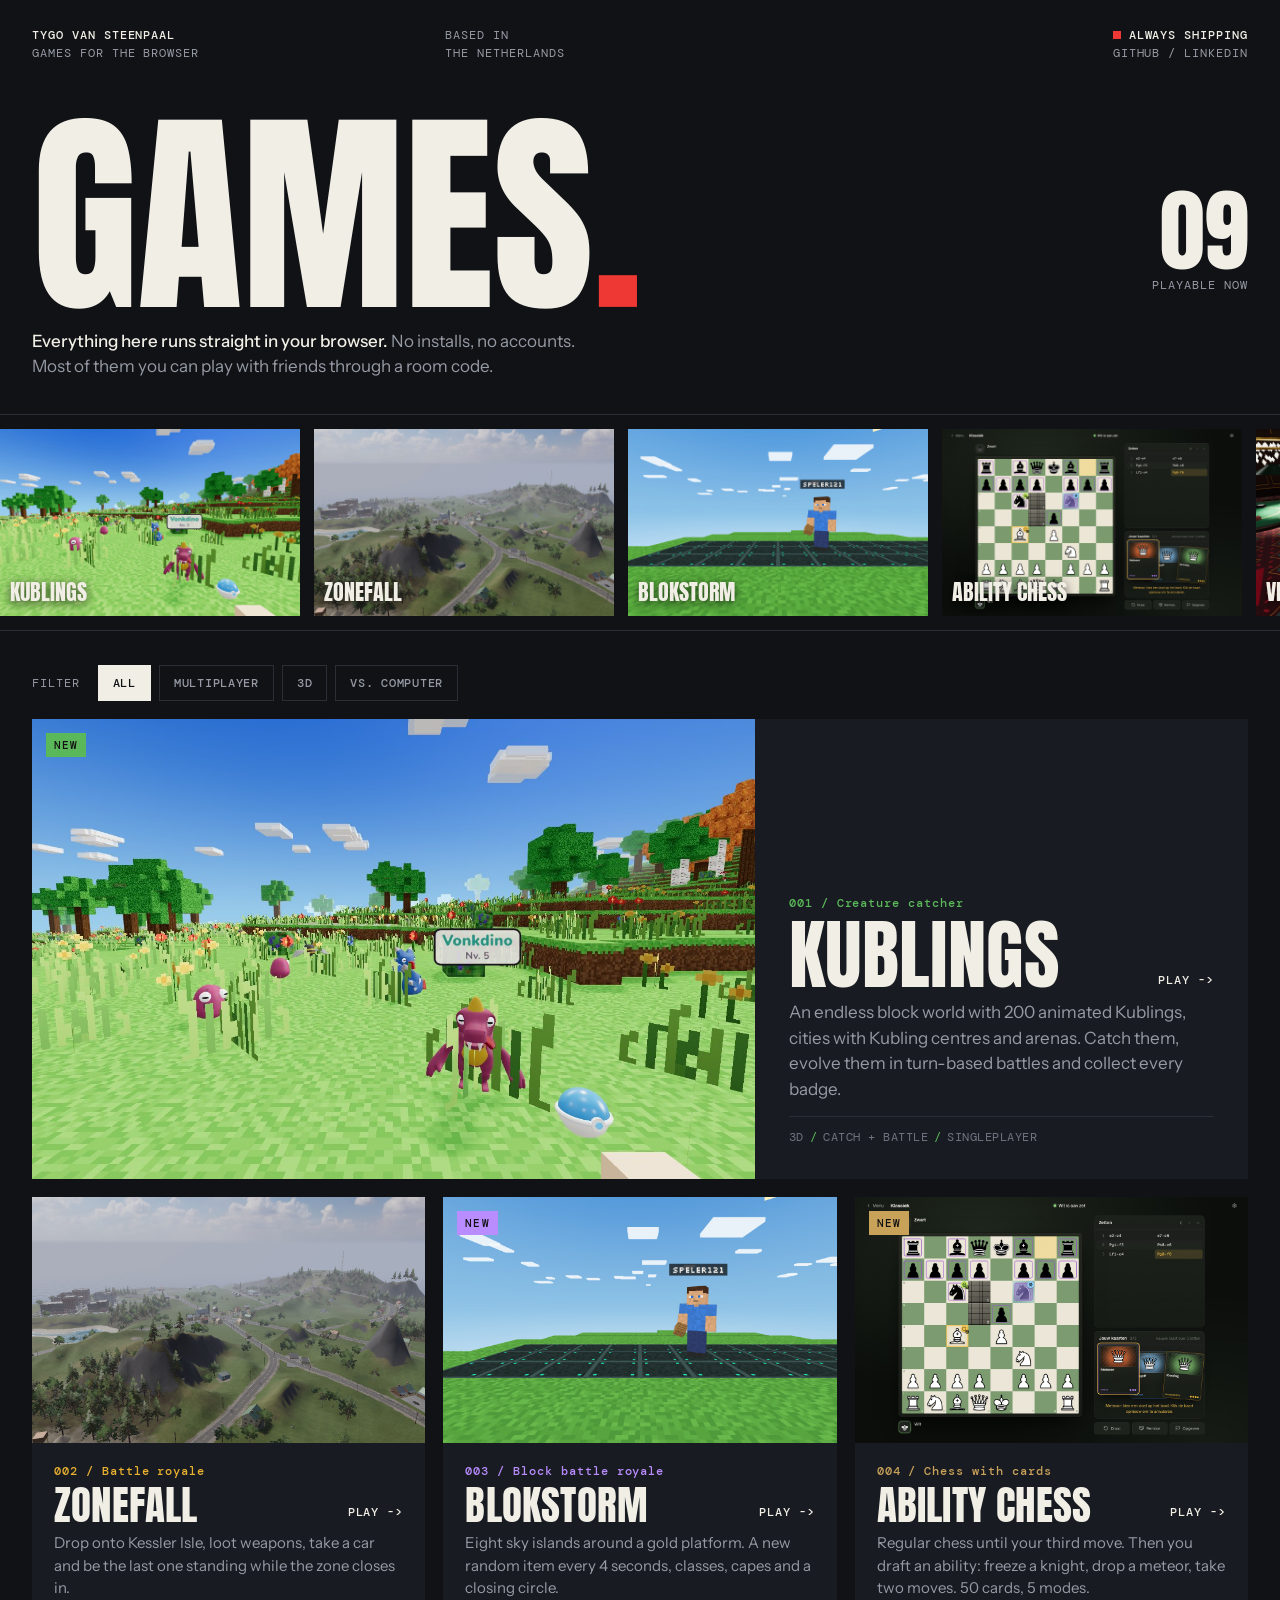
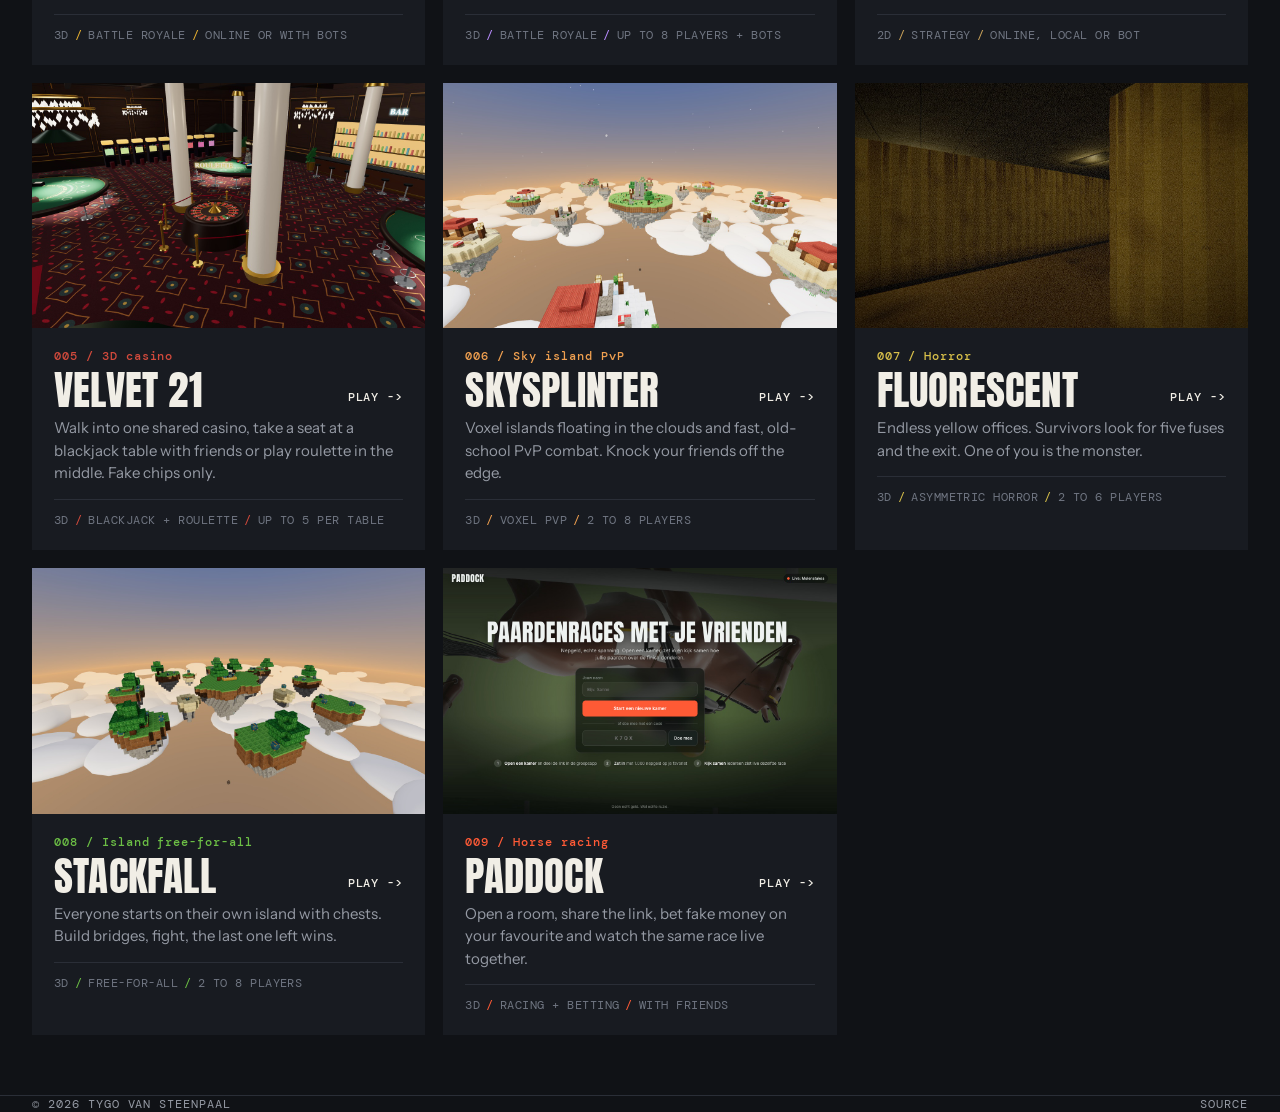
<file: index.html>
<!doctype html>
<html lang="en">
<head>
  <meta charset="utf-8">
  <meta name="viewport" content="width=device-width, initial-scale=1">
  <title>Tygo van Steenpaal - Games</title>
  <meta name="description" content="Browser games by Tygo van Steenpaal: Zonefall, Blokstorm, Ability Chess, Velvet 21, Skysplinter, Fluorescent, Stackfall and Paddock.">
  <link rel="preconnect" href="https://fonts.googleapis.com">
  <link rel="preconnect" href="https://fonts.gstatic.com" crossorigin>
  <link href="https://fonts.googleapis.com/css2?family=Anton&family=DM+Mono:wght@400;500&family=Instrument+Sans:wght@400;500;600&display=swap" rel="stylesheet">
  <style>
    :root {
      --bg: #101216; --tile: #181b21; --tile-2: #1f232b; --text: #f1eee6; --muted: #959aa4; --line: #2a2e37;
      --accent: #ed3833;
      --display: 'Anton', Impact, sans-serif; --mono: 'DM Mono', ui-monospace, monospace; --sans: 'Instrument Sans', system-ui, sans-serif;
    }
    * { box-sizing: border-box; margin: 0; padding: 0; }
    html { background: var(--bg); color: var(--text); }
    body { font-family: var(--sans); font-size: 15px; line-height: 1.5; -webkit-font-smoothing: antialiased; min-height: 100vh; display: flex; flex-direction: column; overflow-x: hidden; }
    a { color: inherit; text-decoration: none; }
    button { font: inherit; color: inherit; background: none; border: 0; cursor: pointer; }
    .wrap { width: 100%; max-width: 1400px; margin: 0 auto; padding: 0 32px; }

    header { display: grid; grid-template-columns: 1fr 1fr 1fr; gap: 24px; padding: 26px 0; font: 12px/1.5 var(--mono); letter-spacing: .08em; color: var(--muted); text-transform: uppercase; }
    header b { color: var(--text); font-weight: 500; }
    header .r { text-align: right; }
    header a:hover { color: var(--text); }
    header .dot { display: inline-block; width: 8px; height: 8px; background: var(--accent); margin-right: 8px; animation: bl 1.2s steps(1) infinite; }
    @keyframes bl { 50% { opacity: 0; } }

    /* hero */
    .hero { padding: 4vh 0 0; display: grid; grid-template-columns: 1fr auto; align-items: end; gap: 24px; }
    .hero h1 { font-family: var(--display); font-weight: 400; font-size: clamp(80px, 17vw, 260px); line-height: .84; letter-spacing: -.005em; }
    .hero h1 em { font-style: normal; color: var(--accent); }
    .hero .count { text-align: right; font: 12px var(--mono); letter-spacing: .08em; color: var(--muted); text-transform: uppercase; padding-bottom: 14px; }
    .hero .count b { display: block; font: 400 clamp(56px, 7vw, 104px)/1 var(--display); color: var(--text); letter-spacing: 0; }
    .lede { max-width: 52ch; color: var(--muted); font-size: 17px; margin: 22px 0 34px; }
    .lede b { color: var(--text); font-weight: 500; }

    /* film strip */
    .strip { position: relative; overflow: hidden; border-top: 1px solid var(--line); border-bottom: 1px solid var(--line); padding: 14px 0; }
    .strip-track { display: flex; gap: 14px; width: max-content; animation: roll 60s linear infinite; }
    .strip:hover .strip-track { animation-play-state: paused; }
    .strip a { display: block; width: 300px; aspect-ratio: 16 / 10; overflow: hidden; position: relative; flex: none; }
    .strip img { width: 100%; height: 100%; object-fit: cover; display: block; filter: saturate(1.05); transition: transform .5s; }
    .strip a:hover img { transform: scale(1.06); }
    .strip a span { position: absolute; left: 10px; bottom: 8px; font: 400 22px var(--display); text-shadow: 0 2px 10px rgba(0,0,0,.7); }
    @keyframes roll { to { transform: translateX(calc(-50% - 7px)); } }

    /* filters */
    .bar { display: flex; align-items: center; gap: 8px; padding: 34px 0 18px; flex-wrap: wrap; }
    .bar .lbl { font: 12px var(--mono); letter-spacing: .08em; text-transform: uppercase; color: var(--muted); margin-right: 10px; }
    .bar button { font: 500 12px var(--mono); letter-spacing: .06em; text-transform: uppercase; padding: 9px 14px; border: 1px solid var(--line); color: var(--muted); }
    .bar button:hover { color: var(--text); border-color: #444a55; }
    .bar button.on { background: var(--text); color: var(--bg); border-color: var(--text); }

    /* tiles */
    .grid { display: grid; grid-template-columns: repeat(3, 1fr); gap: 18px; padding-bottom: 60px; }
    .tile { --c: var(--accent); background: var(--tile); display: flex; flex-direction: column; position: relative; transition: background .25s; }
    .tile:hover { background: var(--tile-2); }
    .tile::after { content: ''; position: absolute; left: 0; right: 0; bottom: 0; height: 3px; background: var(--c); transform: scaleX(0); transform-origin: left; transition: transform .35s cubic-bezier(.6,0,.2,1); }
    .tile:hover::after { transform: scaleX(1); }
    .tile .shot { aspect-ratio: 16 / 10; overflow: hidden; position: relative; }
    .tile .shot img { width: 100%; height: 100%; object-fit: cover; display: block; transition: transform .6s cubic-bezier(.2,.8,.2,1); }
    .tile:hover .shot img { transform: scale(1.045); }
    .tile .new { position: absolute; top: 14px; left: 14px; background: var(--c); color: #111; font: 500 11px var(--mono); letter-spacing: .1em; padding: 5px 8px; }
    .tile .body { padding: 20px 22px 22px; display: grid; grid-template-columns: 1fr auto; gap: 6px 16px; flex: 1; align-content: start; }
    .tile .idx { font: 500 12px var(--mono); letter-spacing: .08em; color: var(--c); grid-column: 1 / -1; }
    .tile h2 { font: 400 clamp(34px, 3.2vw, 50px)/1 var(--display); letter-spacing: .005em; }
    .tile .go { align-self: end; font: 500 12px var(--mono); letter-spacing: .08em; display: flex; gap: 8px; padding-bottom: 6px; }
    .tile .go span { transition: transform .25s; }
    .tile:hover .go span { transform: translateX(5px); }
    .tile p { color: var(--muted); grid-column: 1 / -1; max-width: 48ch; }
    .tile .meta { grid-column: 1 / -1; font: 12px var(--mono); letter-spacing: .04em; color: #6f7581; text-transform: uppercase; margin-top: 8px; padding-top: 12px; border-top: 1px solid var(--line); }
    .tile .meta i { font-style: normal; color: var(--c); padding: 0 6px; }

    .tile.feature { grid-column: 1 / -1; flex-direction: row; }
    .tile.feature .shot { flex: 1.7; aspect-ratio: auto; min-height: 460px; }
    .tile.feature .body { flex: 1; padding: 34px; align-content: end; }
    .tile.feature h2 { font-size: clamp(56px, 6vw, 96px); }
    .tile.feature p { font-size: 17px; }
    .tile.hide { display: none; }

    footer { margin-top: auto; padding: 26px 0; display: flex; justify-content: space-between; gap: 24px; font: 12px var(--mono); letter-spacing: .08em; color: var(--muted); text-transform: uppercase; border-top: 1px solid var(--line); }
    footer a:hover { color: var(--text); }

    @media (max-width: 1080px) { .grid { grid-template-columns: 1fr 1fr; } }
    @media (max-width: 760px) {
      .wrap { padding: 0 16px; }
      header { grid-template-columns: 1fr 1fr; } header .c { display: none; }
      .hero { grid-template-columns: 1fr; } .hero .count { text-align: left; }
      .grid { grid-template-columns: 1fr; }
      .tile.feature { flex-direction: column; } .tile.feature .shot { min-height: 0; aspect-ratio: 16 / 10; }
      .strip a { width: 220px; }
    }
    @media (prefers-reduced-motion: reduce) { *, *::before, *::after { animation: none !important; transition: none !important; } }
  </style>
</head>
<body>
  <div class="wrap">
    <header>
      <span><b>Tygo van Steenpaal</b><br>Games for the browser</span>
      <span class="c">Based in<br>the Netherlands</span>
      <span class="r"><span class="dot"></span><b>Always shipping</b><br><a href="https://github.com/tygovansteenpaal">GitHub</a> / <a href="https://www.linkedin.com/in/tygo-van-steen-37715a3a9">LinkedIn</a></span>
    </header>

    <section class="hero">
      <h1>GAMES<em>.</em></h1>
      <div class="count"><b id="count">07</b>playable now</div>
    </section>
    <p class="lede"><b>Everything here runs straight in your browser.</b> No installs, no accounts. Most of them you can play with friends through a room code.</p>
  </div>

  <div class="strip" aria-hidden="true"><div class="strip-track" id="strip"></div></div>

  <main class="wrap">
    <div class="bar" id="filters">
      <span class="lbl">Filter</span>
      <button class="on" data-f="all">All</button>
      <button data-f="multi">Multiplayer</button>
      <button data-f="3d">3D</button>
      <button data-f="bot">Vs. computer</button>
    </div>
    <div class="grid" id="grid"></div>
  </main>

  <footer class="wrap">
    <span>&copy; 2026 Tygo van Steenpaal</span>
    <a href="https://github.com/tygovansteenpaal/Site-s">Source</a>
  </footer>

  <script>
    const GAMES = [
      { id: 'kublings', name: 'KUBLINGS', url: 'https://kublings.vercel.app/', color: '#5bb85a', tags: ['3d', 'bot'], fresh: true,
        sub: 'Creature catcher', desc: 'An endless block world with 200 animated Kublings, cities with Kubling centres and arenas. Catch them, evolve them in turn-based battles and collect every badge.',
        meta: ['3D', 'Catch + battle', 'Singleplayer'] },
      { id: 'zonefall', name: 'ZONEFALL', url: 'zonefall/', color: '#e8b130', tags: ['multi', '3d', 'bot'],
        sub: 'Battle royale', desc: 'Drop onto Kessler Isle, loot weapons, take a car and be the last one standing while the zone closes in.',
        meta: ['3D', 'Battle royale', 'Online or with bots'] },
      { id: 'blokstorm', name: 'BLOKSTORM', url: 'blokstorm/', color: '#b98cff', tags: ['multi', '3d', 'bot'], fresh: true,
        sub: 'Block battle royale', desc: 'Eight sky islands around a gold platform. A new random item every 4 seconds, classes, capes and a closing circle.',
        meta: ['3D', 'Battle royale', 'Up to 8 players + bots'] },
      { id: 'abilitychess', name: 'ABILITY CHESS', url: 'https://abilitychess.vercel.app/', color: '#c9a25a', tags: ['multi', 'bot'], fresh: true,
        sub: 'Chess with cards', desc: 'Regular chess until your third move. Then you draft an ability: freeze a knight, drop a meteor, take two moves. 50 cards, 5 modes.',
        meta: ['2D', 'Strategy', 'Online, local or bot'] },
      { id: 'velvet21', name: 'VELVET 21', url: 'https://velvet21-drab.vercel.app/', color: '#d24a3c', tags: ['multi', '3d'],
        sub: '3D casino', desc: 'Walk into one shared casino, take a seat at a blackjack table with friends or play roulette in the middle. Fake chips only.',
        meta: ['3D', 'Blackjack + roulette', 'Up to 5 per table'] },
      { id: 'skysplinter', name: 'SKYSPLINTER', url: 'https://skysplinter.vercel.app/', color: '#f0a050', tags: ['multi', '3d'],
        sub: 'Sky island PvP', desc: 'Voxel islands floating in the clouds and fast, old-school PvP combat. Knock your friends off the edge.',
        meta: ['3D', 'Voxel PvP', '2 to 8 players'] },
      { id: 'fluorescent', name: 'FLUORESCENT', url: 'https://fluorescent-game.vercel.app/', color: '#d8c04a', tags: ['multi', '3d', 'bot'],
        sub: 'Horror', desc: 'Endless yellow offices. Survivors look for five fuses and the exit. One of you is the monster.',
        meta: ['3D', 'Asymmetric horror', '2 to 6 players'] },
      { id: 'stackfall', name: 'STACKFALL', url: 'https://stackfall-game-six.vercel.app/', color: '#6cbf45', tags: ['multi', '3d', 'bot'],
        sub: 'Island free-for-all', desc: 'Everyone starts on their own island with chests. Build bridges, fight, the last one left wins.',
        meta: ['3D', 'Free-for-all', '2 to 8 players'] },
      { id: 'paddock', name: 'PADDOCK', url: 'https://paddock-race.vercel.app/', color: '#ff5a36', tags: ['multi', '3d'],
        sub: 'Horse racing', desc: 'Open a room, share the link, bet fake money on your favourite and watch the same race live together.',
        meta: ['3D', 'Racing + betting', 'With friends'] },
    ];

    const grid = document.getElementById('grid');
    const strip = document.getElementById('strip');
    document.getElementById('count').textContent = String(GAMES.length).padStart(2, '0');
    const ext = (u) => /^https?:/.test(u);

    GAMES.forEach((g, i) => {
      const a = document.createElement('a');
      a.className = 'tile' + (i === 0 ? ' feature' : '');
      a.href = g.url;
      if (ext(g.url)) a.rel = 'noopener';
      a.dataset.tags = g.tags.join(' ');
      a.style.setProperty('--c', g.color);
      a.innerHTML = `
        <div class="shot"><img src="assets/games/${g.id}.jpg" alt="${g.name} screenshot" loading="${i < 3 ? 'eager' : 'lazy'}">${g.fresh ? '<span class="new">NEW</span>' : ''}</div>
        <div class="body">
          <span class="idx">${String(i + 1).padStart(3, '0')} / ${g.sub}</span>
          <h2>${g.name}</h2><span class="go">PLAY <span>-&gt;</span></span>
          <p>${g.desc}</p>
          <span class="meta">${g.meta.join('<i>/</i>')}</span>
        </div>`;
      grid.appendChild(a);
    });

    // film strip: two copies for a seamless loop
    for (let k = 0; k < 2; k++) for (const g of GAMES) {
      const a = document.createElement('a');
      a.href = g.url; a.tabIndex = -1;
      a.innerHTML = `<img src="assets/games/${g.id}.jpg" alt="" loading="lazy"><span>${g.name}</span>`;
      strip.appendChild(a);
    }

    document.querySelectorAll('#filters button').forEach((b) => {
      b.onclick = () => {
        document.querySelectorAll('#filters button').forEach((x) => x.classList.toggle('on', x === b));
        const f = b.dataset.f;
        grid.querySelectorAll('.tile').forEach((t) => t.classList.toggle('hide', f !== 'all' && !t.dataset.tags.split(' ').includes(f)));
      };
    });
  </script>
</body>
</html>
</file>
